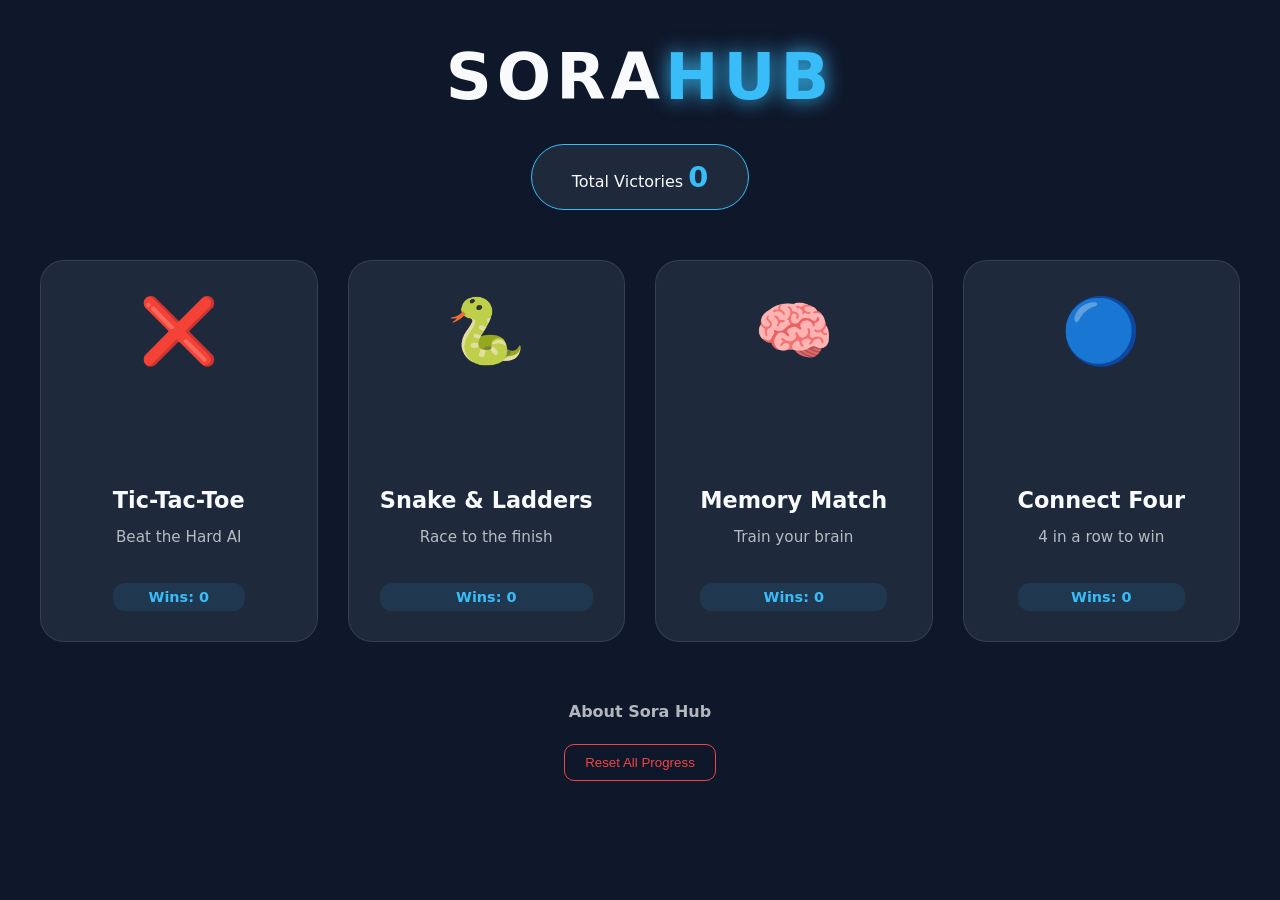
<file: index.html>
<!DOCTYPE html>
<html lang="en">
<head>
    <meta charset="UTF-8">
    <meta name="viewport" content="width=device-width, initial-scale=1.0">
    <title>Sora Hub - Digital Arcade</title>
    <link rel="stylesheet" href="hub-style.css">
</head>
<body>
    <div class="hub-container">
        <header>
            <h1 class="logo">SORA<span>HUB</span></h1>
            <div class="stats-panel">
                <div class="stat">
                    <span class="stat-label">Total Victories</span>
                    <span id="total-wins" class="stat-value">0</span>
                </div>
            </div>
        </header>

        <main class="game-grid">
            <a href="ttt_game/index.html" class="game-card">
                <div class="card-icon">❌</div>
                <div class="card-content">
                    <h3>Tic-Tac-Toe</h3>
                    <p>Beat the Hard AI</p>
                    <div class="win-count">Wins: <span id="ttt-wins">0</span></div>
                </div>
            </a>
        
            <a href="snake_game/index.html" class="game-card">
                <div class="card-icon">🐍</div>
                <div class="card-content">
                    <h3>Snake & Ladders</h3>
                    <p>Race to the finish</p>
                    <div class="win-count">Wins: <span id="sl-wins">0</span></div>
                </div>
            </a>
        
            <a href="memory_game/index.html" class="game-card">
                <div class="card-icon">🧠</div> <div class="card-content">
                    <h3>Memory Match</h3>
                    <p>Train your brain</p>
                    <div class="win-count">Wins: <span id="mem-wins">0</span></div>
                </div>
            </a>
        
            <a href="connect4_game/index.html" class="game-card">
                <div class="card-icon">🔵</div>
                <div class="card-content">
                    <h3>Connect Four</h3>
                    <p>4 in a row to win</p>
                    <div class="win-count">Wins: <span id="c4-wins">0</span></div>
                </div>
            </a>
        </main>

        <footer>
            <a href="about.html" class="secondary-link">About Sora Hub</a>
            <button id="reset-global" class="danger-link">Reset All Progress</button>
        </footer>
    </div>
    <script src="hub-script.js"></script>
</body>
</html>
</file>
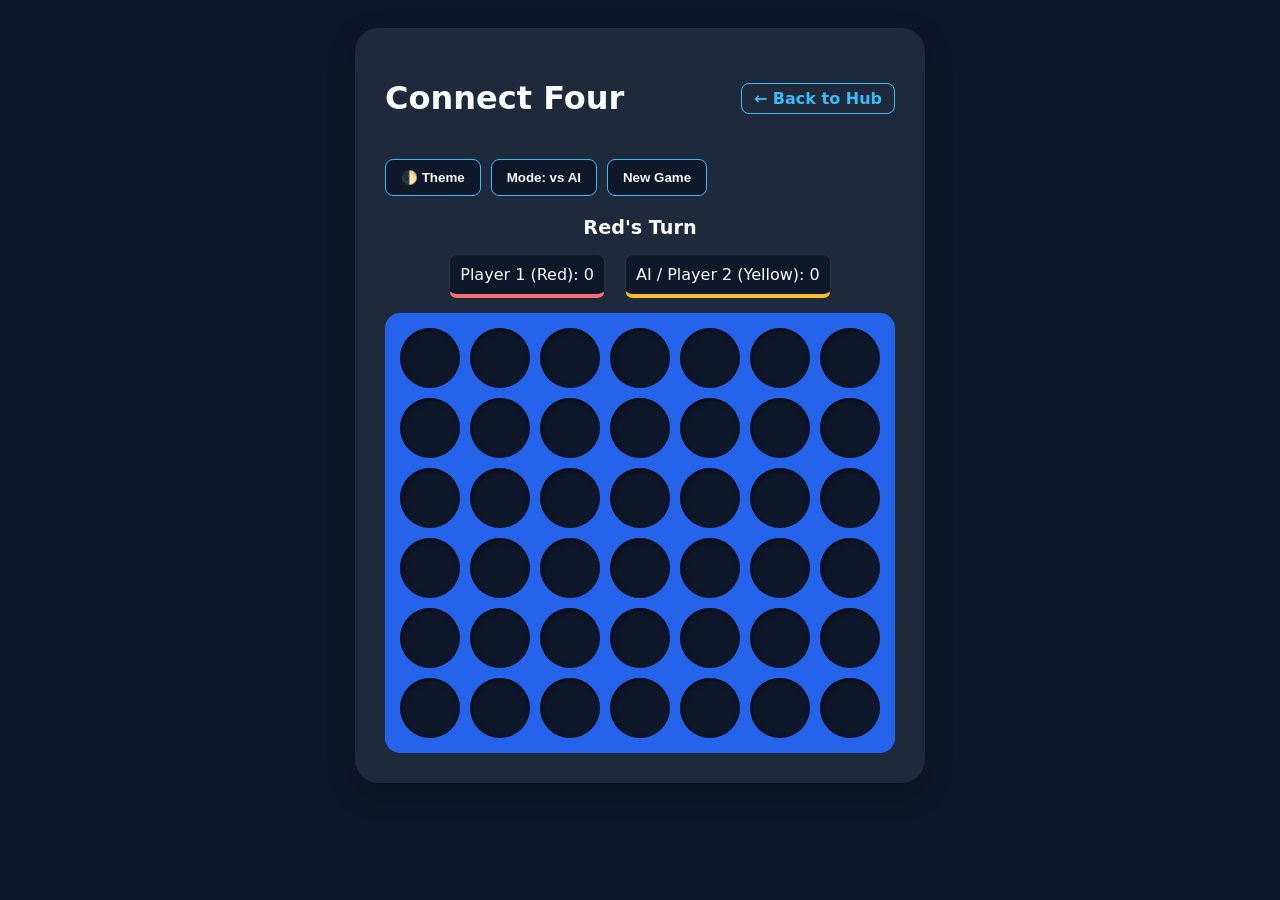
<file: connect4_game/index.html>
<!DOCTYPE html>
<html lang="en">
<head>
    <meta charset="UTF-8">
    <meta name="viewport" content="width=device-width, initial-scale=1.0">
    <title>Sora Hub - Connect Four</title>
    <link rel="stylesheet" href="style.css">
</head>
<body>
    <div class="game-wrap">
        <div class="header-row">
            <h1>Connect Four</h1>
            <a href="../index.html" class="home-btn">← Back to Hub</a>
        </div>
    
        <div class="ui-bar">
            <button id="theme-toggle">🌓 Theme</button>
            <button id="modeBtn">Mode: vs AI</button>
            <button id="resetBtn">New Game</button>
        </div>

        <div id="status">Red's Turn</div>

        <div class="score-board">
            <div class="player p1">Player 1 (Red): <span id="s1">0</span></div>
            <div class="player p2">AI / Player 2 (Yellow): <span id="s2">0</span></div>
        </div>

        <div class="board-container">
            <div class="board" id="board"></div>
        </div>
    </div>
    <script src="script.js"></script>
</body>
</html>
</file>
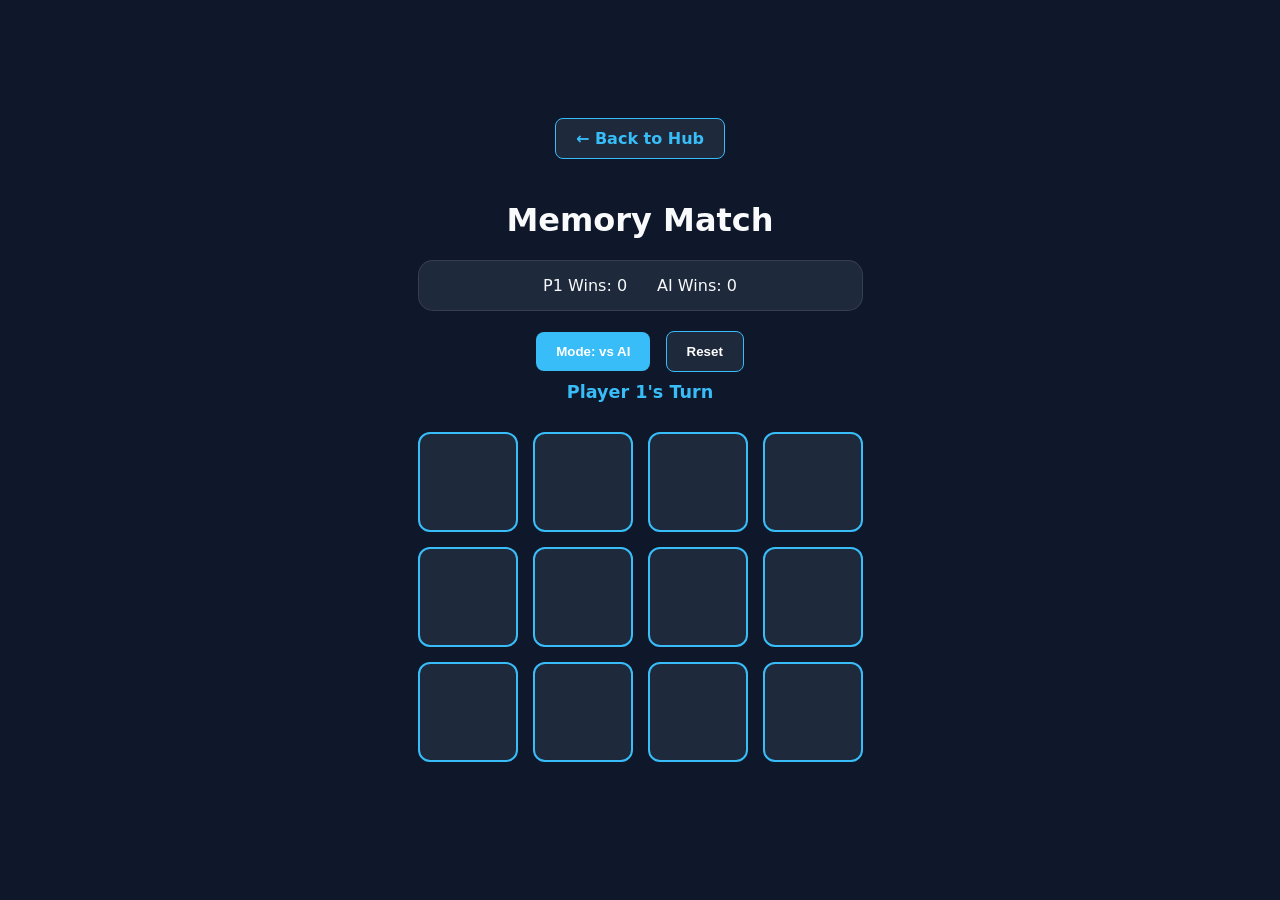
<file: memory_game/index.html>
<!DOCTYPE html>
<html lang="en">
<head>
    <meta charset="UTF-8">
    <meta name="viewport" content="width=device-width, initial-scale=1.0">
    <title>Memory Match</title>
    <link rel="stylesheet" href="style.css">
</head>
<body>

    <div class="game-container">
        <nav class="nav-bar">
            <a href="../index.html" class="home-btn">← Back to Hub</a>
        </nav>
    <h1>Memory Match</h1>

    <div class="scoreboard">
        <div>P1 Wins: <span id="p1-total">0</span></div>
        <div>AI Wins: <span id="p2-total">0</span></div>
    </div>

    <div class="controls">
        <button id="modeBtn">Mode: vs AI</button>
        <button id="resetBtn">Reset</button>
    </div>

    <div id="status">Player 1's Turn</div>

    <div class="grid" id="grid"></div>
</div>

<script src="script.js"></script>
</body>
</html>
</file>
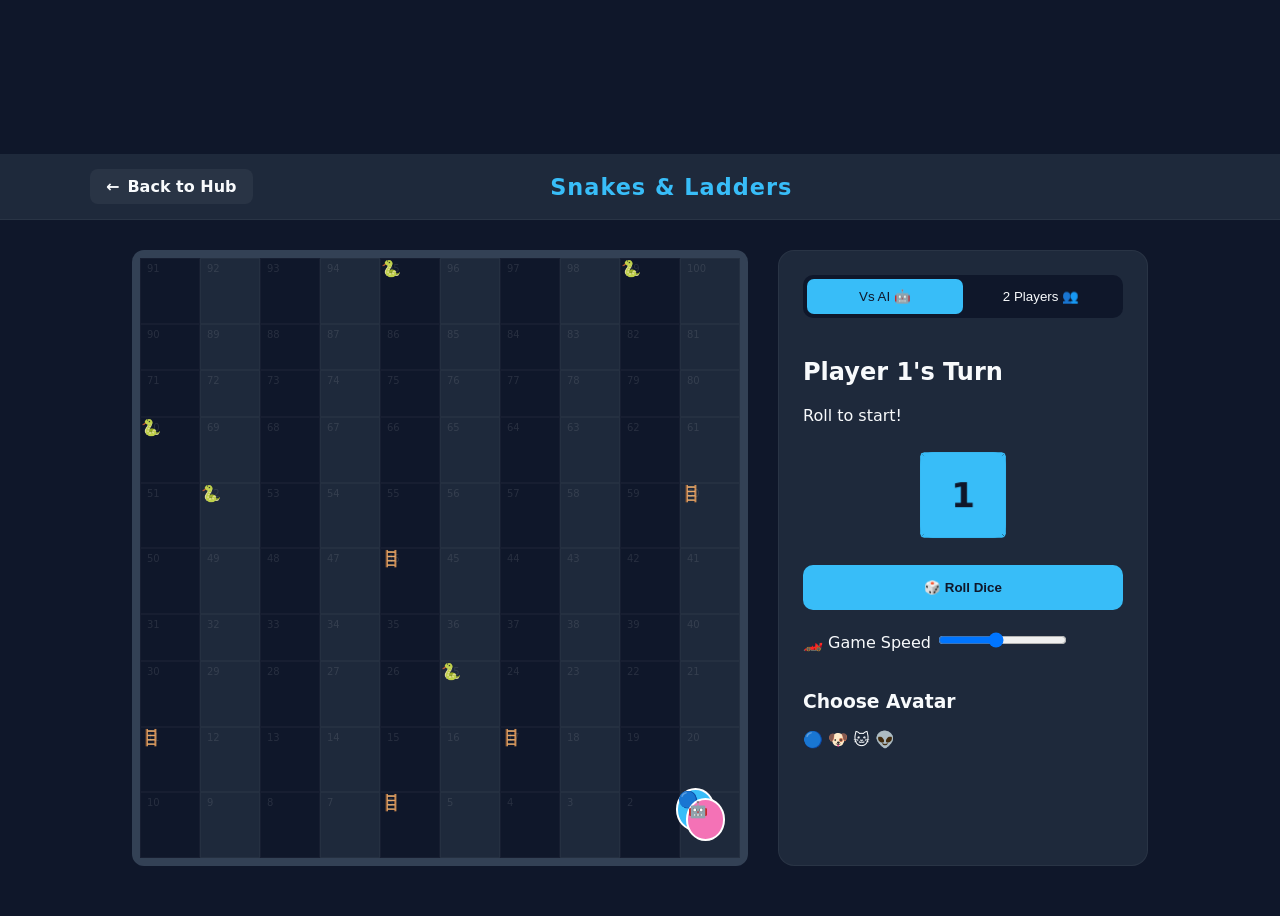
<file: snake_game/index.html>
<!DOCTYPE html>
<html lang="en">
<head>
    <meta charset="UTF-8">
    <meta name="viewport" content="width=device-width, initial-scale=1.0">
    <title>Snakes & Ladders Pro</title>
    <link rel="stylesheet" href="css/style.css">
</head>
<body>
    <canvas id="confetti-canvas"></canvas>

    <nav class="navbar">
        <div class="nav-container">
            <a href="../index.html" class="nav-back">
                <span class="icon">←</span> Back to Hub
            </a>
            <div class="nav-title">Snakes & Ladders</div>
            <div class="nav-spacer"></div>
        </div>
    </nav>
    
    <div class="main-wrapper">
        <div class="game-container">
            <div id="board" class="board"></div>

            <aside class="controls">
                <div class="mode-selection">
                    <button id="vs-ai-btn" class="active">Vs AI 🤖</button>
                    <button id="vs-human-btn">2 Players 👥</button>
                </div>

                <div class="status-panel">
                    <h2 id="turn-text">Player 1's Turn</h2>
                    <div id="dice-result">Roll to start!</div>
                </div>

                <div class="dice-scene">
                    <div id="dice-cube" class="cube">
                        <div class="face front">1</div>
                        <div class="face back">6</div>
                        <div class="face right">3</div>
                        <div class="face left">4</div>
                        <div class="face top">2</div>
                        <div class="face bottom">5</div>
                    </div>
                </div>

                <button id="roll-btn" class="btn-primary">🎲 Roll Dice</button>

                <div class="settings">
                    <label>🏎️ Game Speed</label>
                    <input type="range" id="speed-slider" min="100" max="1000" value="500">
                </div>

                <div id="avatar-setup" class="avatar-setup">
                    <h3>Choose Avatar</h3>
                    <div class="avatar-options">
                        <span class="avatar-opt selected" data-char="🔵">🔵</span>
                        <span class="avatar-opt" data-char="🐶">🐶</span>
                        <span class="avatar-opt" data-char="🐱">🐱</span>
                        <span class="avatar-opt" data-char="👽">👽</span>
                    </div>
                </div>
            </aside>
        </div>
    </div>

    <div id="winner-modal" class="modal hidden">
        <div class="modal-content">
            <h2>🎉 Victory! 🎉</h2>
            <p id="winner-text"></p>
            <button id="play-again-btn" class="btn-primary">Play Again</button>
        </div>
    </div>

    <script src="js/config.js"></script>
    <script src="js/utils.js"></script>
    <script src="js/player.js"></script>
    <script src="js/board.js"></script>
    <script src="js/game.js"></script>
</body>
</html>
</file>
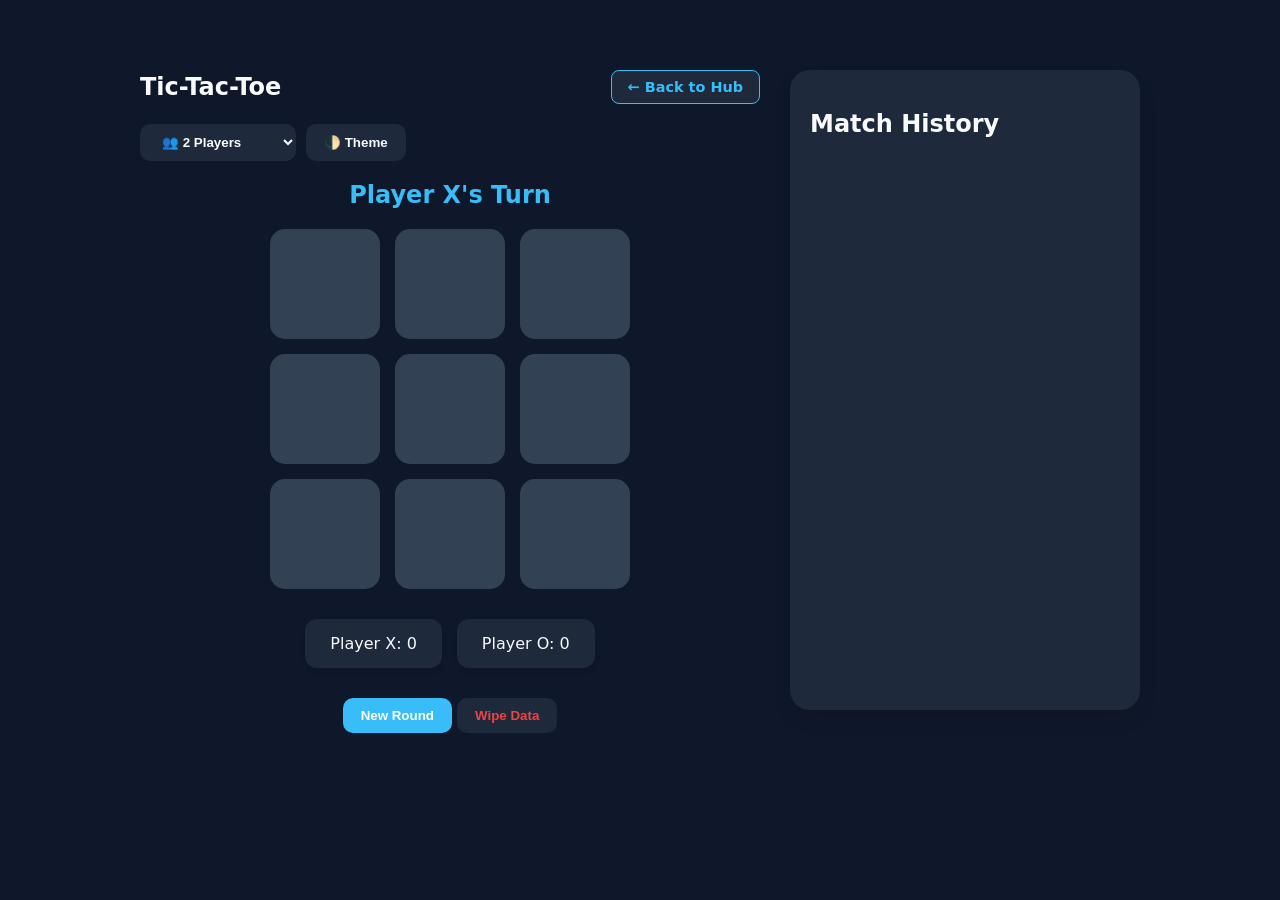
<file: ttt_game/index.html>
<!DOCTYPE html>
<html lang="en">
<head>
    <meta charset="UTF-8">
    <meta name="viewport" content="width=device-width, initial-scale=1.0">
    <title>Pro Tic-Tac-Toe AI</title>
    <link rel="stylesheet" href="style.css">
</head>
<body class="dark-theme">

    <div class="main-layout">
        <section class="game-section">
            <div class="header-row">
                <h1>Tic-Tac-Toe</h1>
                <a href="../index.html" class="home-btn">← Back to Hub</a>
            </div>
        
            <div class="header">
                <div class="top-controls">
                    <select id="game-mode">
                        <option value="pvp">👥 2 Players</option>
                        <option value="ai">🤖 vs. AI (Hard)</option>
                    </select>
                    <button id="theme-toggle">🌓 Theme</button>
                </div>
            </div>
            
            <div id="status">Player X's Turn</div>

            <div class="board" id="board">
                <div class="cell" data-index="0"></div>
                <div class="cell" data-index="1"></div>
                <div class="cell" data-index="2"></div> 
                <div class="cell" data-index="3"></div>
                <div class="cell" data-index="4"></div>
                <div class="cell" data-index="5"></div>
                <div class="cell" data-index="6"></div>
                <div class="cell" data-index="7"></div>
                <div class="cell" data-index="8"></div>
            </div>

            <div class="scoreboard">
                <div class="score-card">Player X: <span id="x-wins">0</span></div>
                <div class="score-card">Player O: <span id="o-wins">0</span></div>
            </div>

            <div class="footer-controls">
                <button id="reset-btn" class="primary-btn">New Round</button>
                <button id="clear-storage" class="danger-btn">Wipe Data</button>
            </div>
        </section>

        <aside class="history-section">
            <h2>Match History</h2>
            <ul id="history-list"></ul>
        </aside>
    </div>

    <script src="script.js"></script>
    
</body>
</html>
</file>
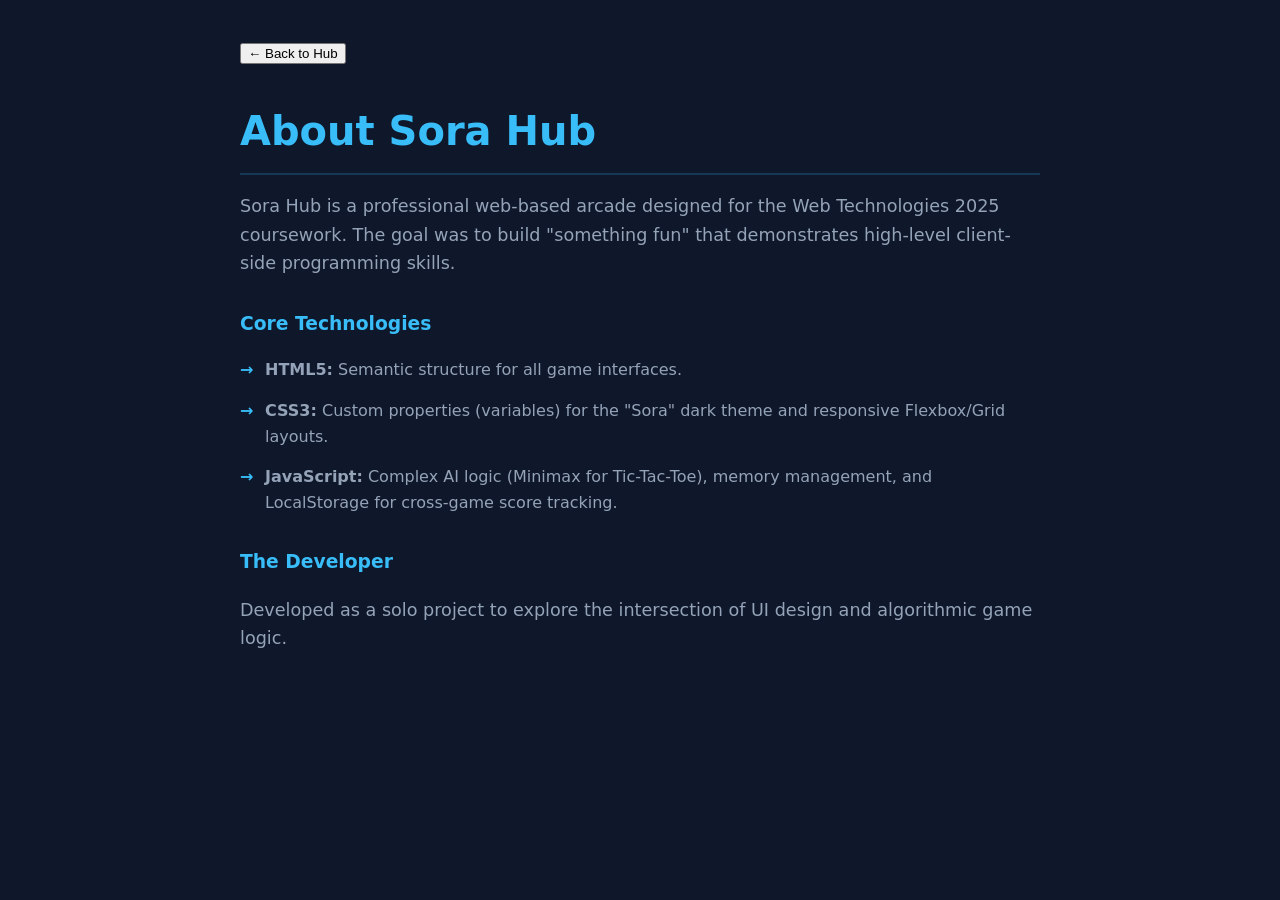
<file: about.html>
<!DOCTYPE html>
<html lang="en">
<head>
    <meta charset="UTF-8">
    <meta name="viewport" content="width=device-width, initial-scale=1.0">
    <title>About Sora Hub</title>
    <link rel="stylesheet" href="about-style.css"> </head>
<body class="dark-theme">
    <div class="main-layout" style="flex-direction: column; align-items: center;">
        <button onclick="window.location.href='index.html'" class="primary-btn" style="align-self: flex-start;">← Back to Hub</button>
        
        <section class="game-section" style="max-width: 800px; margin-top: 20px;">
            <h1>About Sora Hub</h1>
            <p>Sora Hub is a professional web-based arcade designed for the Web Technologies 2025 coursework. The goal was to build "something fun" that demonstrates high-level client-side programming skills.</p>
            
            <h3>Core Technologies</h3>
            <ul>
                <li><strong>HTML5:</strong> Semantic structure for all game interfaces.</li>
                <li><strong>CSS3:</strong> Custom properties (variables) for the "Sora" dark theme and responsive Flexbox/Grid layouts.</li>
                <li><strong>JavaScript:</strong> Complex AI logic (Minimax for Tic-Tac-Toe), memory management, and LocalStorage for cross-game score tracking.</li>
            </ul>

            <h3>The Developer</h3>
            <p>Developed as a solo project to explore the intersection of UI design and algorithmic game logic.</p>
        </section>
    </div>
</body>
</html>
</file>
<file: hub-style.css>
:root {
    --bg: #0f172a;
    --surface: #1e293b;
    --accent: #38bdf8;
    --text: #f8fafc;
    --glass: rgba(255, 255, 255, 0.05);
}

body {
    background-color: var(--bg);
    color: var(--text);
    font-family: 'Inter', system-ui, sans-serif;
    margin: 0;
    padding: 0;
}

.hub-container {
    max-width: 1200px;
    margin: 0 auto;
    padding: 40px 20px;
    text-align: center;
}

.logo {
    font-size: 4rem;
    letter-spacing: 5px;
    margin: 0;
    font-weight: 900;
}

.logo span { color: var(--accent); text-shadow: 0 0 20px var(--accent); }

.stats-panel {
    display: inline-block;
    background: var(--surface);
    padding: 15px 40px;
    border-radius: 50px;
    margin: 30px 0 50px;
    border: 1px solid var(--accent);
}

.stat-value { font-size: 1.8rem; font-weight: bold; color: var(--accent); }

.game-grid {
    display: grid;
    grid-template-columns: repeat(auto-fit, minmax(240px, 1fr));
    gap: 30px;
}
.game-grid {
    display: grid;
    grid-template-columns: repeat(auto-fit, minmax(240px, 1fr));
    gap: 30px;
    align-items: stretch; 
}

.game-card {
    background: var(--surface);
    border: 1px solid rgba(255, 255, 255, 0.1);
    border-radius: 24px;
    padding: 40px 20px; 
    text-decoration: none;
    color: inherit;
    transition: all 0.4s ease;
    
    
    display: flex;
    flex-direction: column;
    justify-content: space-between; 
    min-height: 320px; 
}

.card-icon {
    font-size: 4rem;
    margin-bottom: 20px;
    height: 80px; 
    display: flex;
    align-items: center;
    justify-content: center;
}

.card-content h3 {
    margin: 10px 0;
    font-size: 1.4rem;
}

.card-content p {
    font-size: 0.95rem;
    opacity: 0.7;
    min-height: 40px; 
}

.game-card {
    background: var(--surface);
    border: 1px solid rgba(255, 255, 255, 0.1);
    border-radius: 24px;
    padding: 30px;
    text-decoration: none;
    color: inherit;
    transition: all 0.4s cubic-bezier(0.175, 0.885, 0.32, 1.275);
    display: flex;
    flex-direction: column;
    align-items: center;
}

.game-card:hover {
    transform: translateY(-12px);
    border-color: var(--accent);
    box-shadow: 0 20px 40px rgba(0, 0, 0, 0.4), 0 0 10px rgba(56, 189, 248, 0.2);
}

.card-icon { font-size: 4rem; margin-bottom: 20px; }

.win-count {
    margin-top: 15px;
    background: rgba(56, 189, 248, 0.1);
    color: var(--accent);
    padding: 6px 16px;
    border-radius: 12px;
    font-weight: bold;
    font-size: 0.9rem;
}

.danger-link {
    margin-top: 60px;
    background: transparent;
    color: #ef4444;
    border: 1px solid #ef4444;
    padding: 10px 20px;
    border-radius: 10px;
    cursor: pointer;
}

footer {
    margin-top: 60px;
    display: flex;
    flex-direction: column;
    align-items: center;
    gap: 20px; 
}

.secondary-link {
    color: var(--text);
    text-decoration: none;
    font-weight: 600;
    opacity: 0.7;
    transition: all 0.3s ease;
    border-bottom: 1px solid transparent;
    padding-bottom: 2px;
}

.secondary-link:hover {
    opacity: 1;
    color: var(--accent);
    border-bottom-color: var(--accent);
}


.danger-link {
    margin-top: 0; 
    background: transparent;
    color: #ef4444;
    border: 1px solid #ef4444;
    padding: 10px 20px;
    border-radius: 10px;
    cursor: pointer;
    transition: 0.3s;
}

.danger-link:hover {
    background: rgba(239, 68, 68, 0.1);
}
</file>
<file: connect4_game/style.css>
:root {
    --bg: #0f172a;
    --surface: #1e293b;
    --accent: #38bdf8;
    --text: #f8fafc;
    --board-blue: #2563eb;
    --slot-empty: #0f172a;
    --red: #f87171;
    --yellow: #fbbf24;
}

body.light-theme {
    --bg: #f1f5f9;
    --surface: #ffffff;
    --text: #0f172a;
    --board-blue: #3b82f6;
    --slot-empty: #e2e8f0;
    --red: #ef4444;
    --yellow: #f59e0b;
}

body {
    background-color: var(--bg);
    color: var(--text);
    font-family: 'Inter', system-ui, sans-serif;
    display: flex;
    justify-content: center;
    padding: 20px;
    transition: background 0.3s ease;
}

.game-wrap {
    background: var(--surface);
    padding: 30px;
    border-radius: 24px;
    box-shadow: 0 10px 30px rgba(0,0,0,0.2);
    width: fit-content;
}

.header-row {
    display: flex;
    justify-content: space-between;
    align-items: center;
    margin-bottom: 20px;
}

.home-btn {
    color: var(--accent);
    text-decoration: none;
    font-weight: bold;
    border: 1px solid var(--accent);
    padding: 5px 12px;
    border-radius: 8px;
}

.ui-bar {
    margin-bottom: 20px;
    display: flex;
    gap: 10px;
}

#theme-toggle, #modeBtn, #resetBtn {
    padding: 10px 15px;
    border-radius: 8px;
    cursor: pointer;
    font-weight: bold;
    background: var(--bg);
    color: var(--text);
    border: 1px solid var(--accent);
}

#status {
    font-size: 1.2rem;
    font-weight: bold;
    margin-bottom: 15px;
    text-align: center;
}

.score-board { display: flex; gap: 20px; margin-bottom: 15px; justify-content: center; }
.player { padding: 10px; border-radius: 8px; background: var(--bg); border: 1px solid rgba(255,255,255,0.1); }
.p1 { border-bottom: 4px solid var(--red); }
.p2 { border-bottom: 4px solid var(--yellow); }

.board-container {
    background: var(--board-blue);
    padding: 15px;
    border-radius: 15px;
}

.board {
    display: grid;
    grid-template-columns: repeat(7, 60px);
    grid-template-rows: repeat(6, 60px);
    gap: 10px;
}

.slot {
    width: 60px;
    height: 60px;
    background: var(--slot-empty);
    border-radius: 50%;
    cursor: pointer;
    box-shadow: inset 2px 2px 5px rgba(0,0,0,0.5);
}

.piece {
    width: 100%;
    height: 100%;
    border-radius: 50%;
    animation: drop 0.4s ease-out;
}

.piece.red { background: var(--red); }
.piece.yellow { background: var(--yellow); }

@keyframes drop {
    from { transform: translateY(-300px); }
    to { transform: translateY(0); }
}
</file>
<file: memory_game/style.css>
:root {
    --bg: #0f172a;
    --surface: #1e293b;
    --accent: #38bdf8;
    --text: #f8fafc;
    --card-back: #1e293b;
    --card-front: #334155;
    --success: #4ecca3;
}

* {
    box-sizing: border-box;
}

body {
    background-color: var(--bg);
    color: var(--text);
    font-family: 'Inter', system-ui, sans-serif;
    display: flex;
    justify-content: center;
    align-items: center;
    min-height: 100vh;
    margin: 0;
}

.game-container {
    text-align: center;
}

.home-btn {
    display: inline-block;
    padding: 10px 20px;
    background: var(--surface);
    color: var(--accent);
    text-decoration: none;
    border-radius: 8px;
    border: 1px solid var(--accent);
    font-weight: bold;
    margin-bottom: 20px;
    transition: 0.3s;
}
.home-btn:hover {
    background: var(--accent);
    color: var(--bg);
}
.scoreboard {
    display: flex;
    justify-content: center;
    gap: 30px;
    margin-bottom: 20px;
    background: var(--surface);
    padding: 15px;
    border-radius: 15px;
    border: 1px solid rgba(255, 255, 255, 0.1);
}

.controls {
    margin-bottom: 10px;
}

#status {
    height: 30px;
    color: var(--accent);
    font-weight: bold;
    font-size: 1.1rem;
    margin-top: 10px;
}

/* 🟦 GRID */
.grid {
    display: grid;
    grid-template-columns: repeat(4, 100px);
    gap: 15px;
    margin: 20px auto;
    justify-content: center;
}

/* 🃏 CARD */
.card {
    width: 100px;
    height: 100px;
    background: var(--card-back);
    border: 2px solid var(--accent);
    border-radius: 12px;
    cursor: pointer;
    font-size: 40px;
    display: flex;
    align-items: center;
    justify-content: center;

    /* 🔥 IMPORTANT FOR FAST FLIP */
    transform-style: preserve-3d;
    transition: transform 0.25s ease, background 0.25s ease;
    user-select: none;
}

/* emoji face */
.card span {
    transform: rotateY(180deg);
}

/* FLIPPED */
.card.flipped {
    background: var(--card-front);
    transform: rotateY(180deg);
}

/* MATCHED */
.card.matched {
    background: var(--success);
    border-color: var(--success);
    cursor: default;
    animation: pop 0.25s ease;
}

/* MATCH ANIMATION */
@keyframes pop {
    0%   { transform: scale(1) rotateY(180deg); }
    50%  { transform: scale(1.12) rotateY(180deg); }
    100% { transform: scale(1) rotateY(180deg); }
}

/* BUTTONS */
button {
    background: var(--accent);
    color: white;
    border: none;
    padding: 12px 20px;
    border-radius: 8px;
    cursor: pointer;
    font-weight: bold;
    margin: 0 5px;
    transition: opacity 0.2s;
}

button:hover {
    opacity: 0.85;
}

#resetBtn {
    background: var(--surface);
    border: 1px solid var(--accent);
}

#status {
    transition: opacity 0.2s ease, transform 0.2s ease;
}
</file>
<file: snake_game/css/style.css>
:root {
  --bg: #0f172a;
  --surface: #1e293b;
  --accent: #38bdf8;
  --text: #f8fafc;
  --glass: rgba(255, 255, 255, 0.05);
  --board-border: #334155;
  --tile-light: #1e293b;
  --tile-dark: #0f172a;
  --shadow: 0 10px 15px -3px rgba(0, 0, 0, 0.5);
}

body {
  font-family: 'Inter', system-ui, sans-serif;
  background-color: var(--bg);
  color: var(--text);
  margin: 0;
  padding: 0; 
  overflow-x: hidden;
}

.navbar {
  background: var(--surface);
  border-bottom: 1px solid var(--glass);
  padding: 15px 0;
  backdrop-filter: blur(10px);
  position: sticky;
  top: 0;
  z-index: 100;
  margin-bottom: 30px;
}

.nav-container {
  max-width: 1100px;
  margin: 0 auto;
  display: flex;
  align-items: center;
  padding: 0 20px;
}

.nav-back {
  color: var(--text);
  text-decoration: none;
  font-weight: 600;
  padding: 8px 16px;
  border-radius: 8px;
  background: var(--glass);
  transition: all 0.2s;
  display: flex;
  align-items: center;
  gap: 8px;
}

.nav-back:hover {
  background: var(--accent);
  color: var(--bg);
}

.nav-title {
  flex: 1;
  text-align: center;
  font-size: 1.4rem;
  font-weight: 800;
  color: var(--accent);
  letter-spacing: 1px;
}

.nav-spacer { width: 100px; } 


.game-container {
  display: flex;
  flex-wrap: wrap;
  justify-content: center;
  gap: 30px;
  padding-bottom: 50px;
}

.board {
  display: grid;
  grid-template-columns: repeat(10, 1fr);
  width: 90vw;
  height: 90vw;
  max-width: 600px;
  max-height: 600px;
  background: var(--surface);
  border: 8px solid var(--board-border);
  border-radius: 12px;
  position: relative;
}

.controls {
  background: var(--surface);
  padding: 24px;
  border-radius: 16px;
  width: 320px;
  border: 1px solid var(--glass);
  display: flex;
  flex-direction: column;
  gap: 20px;
  overflow: visible; 
}

.mode-selection {
  display: flex;
  background: var(--bg);
  padding: 4px;
  border-radius: 10px;
}

.mode-selection button {
  flex: 1;
  padding: 10px;
  background: transparent;
  color: var(--text);
  border: none;
  cursor: pointer;
}

.mode-selection button.active {
  background: var(--accent);
  color: var(--bg);
  border-radius: 7px;
}

/* --- TILES & TOKENS --- */
.tile { position: relative; border: 0.5px solid rgba(255,255,255,0.03); }
.tile-dark { background: var(--tile-dark); }
.tile-light { background: var(--tile-light); }
.tile-number { position: absolute; top: 4px; left: 6px; font-size: 10px; color: rgba(255,255,255,0.1); }

.player-token {
  width: 60%; height: 60%; border-radius: 50%;
  position: absolute; z-index: 10;
  border: 2px solid #fff;
}
.player1 { background: var(--accent); }
.player2 { background: #f472b6; }

/* --- DICE --- */
.dice-scene { width: 80px; height: 80px; perspective: 600px; margin: 10px auto; }
.cube { width: 100%; height: 100%; position: relative; transform-style: preserve-3d; transition: transform 1s; }
.face {
  position: absolute; width: 80px; height: 80px;
  background: var(--accent); color: var(--bg);
  line-height: 80px; font-size: 32px; font-weight: bold;
  border-radius: 12px; text-align: center;
}
/* Face orientations */
.front { transform: rotateY(0deg) translateZ(40px); }
.back { transform: rotateY(180deg) translateZ(40px); }
.right { transform: rotateY(90deg) translateZ(40px); }
.left { transform: rotateY(-90deg) translateZ(40px); }
.top { transform: rotateX(90deg) translateZ(40px); }
.bottom { transform: rotateX(-90deg) translateZ(40px); }

.rolling { animation: spinDice 0.5s linear infinite; }
@keyframes spinDice {
  from { transform: rotateX(0deg) rotateY(0deg); }
  to { transform: rotateX(360deg) rotateY(360deg); }
}

.btn-primary { background: var(--accent); color: var(--bg); padding: 15px; border-radius: 10px; font-weight: bold; cursor: pointer; border: none; }
.hidden { display: none !important; }
</file>
<file: ttt_game/style.css>
:root {
    --bg: #0f172a;
    --surface: #1e293b;
    --text: #f8fafc;
    --accent: #38bdf8;
    --cell-bg: #334155;
    --x-color: #f87171;
    --o-color: #60a5fa;
    --danger: #ef4444;
}

body.light-theme {
    --bg: #f1f5f9;
    --surface: #ffffff;
    --text: #0f172a;
    --cell-bg: #e2e8f0;
    --accent: #0284c7;
}

body {
    background-color: var(--bg);
    color: var(--text);
    font-family: 'Inter', system-ui, sans-serif;
    margin: 0;
    display: flex;
    justify-content: center;
    min-height: 100vh;
    transition: background 0.3s ease;
}

.main-layout {
    display: flex;
    gap: 30px;
    padding: 20px;
    max-width: 1000px;
    width: 100%;
    margin-top: 50px;
}

.header-row {
    display: flex;
    justify-content: space-between; /* This pushes items to opposite sides */
    align-items: center;            /* This centers them vertically */
    margin-bottom: 20px;
    width: 100%;
}

.header-row h1 {
    margin: 0; /* Removes default spacing to keep it aligned with the button */
}

/* Back to Hub Button Styling */
.home-btn {
    display: inline-block;
    padding: 8px 16px;
    background: var(--surface);
    color: var(--accent);
    text-decoration: none;
    border-radius: 8px;
    border: 1px solid var(--accent);
    font-weight: bold;
    font-size: 0.9rem;
    transition: 0.3s ease;
}

.home-btn:hover {
    background: var(--accent);
    color: var(--bg);
    transform: translateY(-2px);
}
.game-section { flex: 2; text-align: center; }

.header { display: flex; justify-content: space-between; align-items: center; margin-bottom: 20px; }

.top-controls { display: flex; gap: 10px; }

#status { font-size: 1.5rem; font-weight: bold; margin-bottom: 20px; color: var(--accent); }

.board {
    display: grid;
    grid-template-columns: repeat(3, 110px);
    gap: 15px;
    margin: 0 auto;
    width: max-content;
}

.cell {
    width: 110px;
    height: 110px;
    background: var(--cell-bg);
    border-radius: 15px;
    display: flex;
    align-items: center;
    justify-content: center;
    font-size: 3rem;
    font-weight: 800;
    cursor: pointer;
    transition: all 0.2s ease;
}

.cell:hover { transform: translateY(-3px); box-shadow: 0 10px 15px -3px rgba(0,0,0,0.1); }
.cell.x { color: var(--x-color); }
.cell.o { color: var(--o-color); }

.scoreboard { display: flex; justify-content: center; gap: 15px; margin: 30px 0; }
.score-card { background: var(--surface); padding: 15px 25px; border-radius: 12px; box-shadow: 0 4px 6px -1px rgba(0,0,0,0.1); }

.history-section {
    flex: 1;
    background: var(--surface);
    padding: 20px;
    border-radius: 20px;
    max-height: 600px;
    overflow-y: auto;
    box-shadow: 0 10px 25px -5px rgba(0,0,0,0.1);
}

#history-list { list-style: none; padding: 0; }
.history-item {
    padding: 12px;
    border-bottom: 1px solid var(--cell-bg);
    display: flex;
    justify-content: space-between;
    align-items: center;
}

button, select {
    padding: 10px 18px;
    border-radius: 10px;
    border: none;
    cursor: pointer;
    font-weight: bold;
    background: var(--surface);
    color: var(--text);
    transition: opacity 0.2s;
}

.primary-btn { background: var(--accent); color: white; }
.danger-btn { color: var(--danger); }
button:hover { opacity: 0.8; }
</file>
<file: about-style.css>
:root {
    /* Shared Sora Hub Colors */
    --bg: #0f172a;
    --surface: #1e293b;
    --accent: #38bdf8;
    --text: #f8fafc;
    --secondary-text: #94a3b8;
}

body {
    background-color: var(--bg);
    color: var(--text);
    font-family: 'Inter', system-ui, -apple-system, sans-serif;
    line-height: 1.6;
    margin: 0;
    display: flex;
    justify-content: center;
    padding: 40px 20px;
}

.about-container {
    max-width: 800px;
    background: var(--surface);
    padding: 40px;
    border-radius: 24px;
    border: 1px solid rgba(255, 255, 255, 0.1);
    box-shadow: 0 20px 50px rgba(0, 0, 0, 0.3);
}

h1 {
    color: var(--accent);
    font-size: 2.5rem;
    margin-bottom: 1rem;
    border-bottom: 2px solid rgba(56, 189, 248, 0.2);
    padding-bottom: 10px;
}

h3 {
    color: var(--accent);
    margin-top: 2rem;
}

p {
    color: var(--secondary-text);
    font-size: 1.1rem;
}

ul {
    list-style: none;
    padding: 0;
}

li {
    margin-bottom: 15px;
    padding-left: 25px;
    position: relative;
    color: var(--secondary-text);
}

/* Custom bullet points using the accent color */
li::before {
    content: "→";
    position: absolute;
    left: 0;
    color: var(--accent);
    font-weight: bold;
}

.back-btn {
    background: transparent;
    color: var(--accent);
    border: 1px solid var(--accent);
    padding: 10px 20px;
    border-radius: 8px;
    cursor: pointer;
    text-decoration: none;
    display: inline-block;
    margin-bottom: 30px;
    transition: all 0.3s ease;
}

.back-btn:hover {
    background: var(--accent);
    color: var(--bg);
}
</file>
